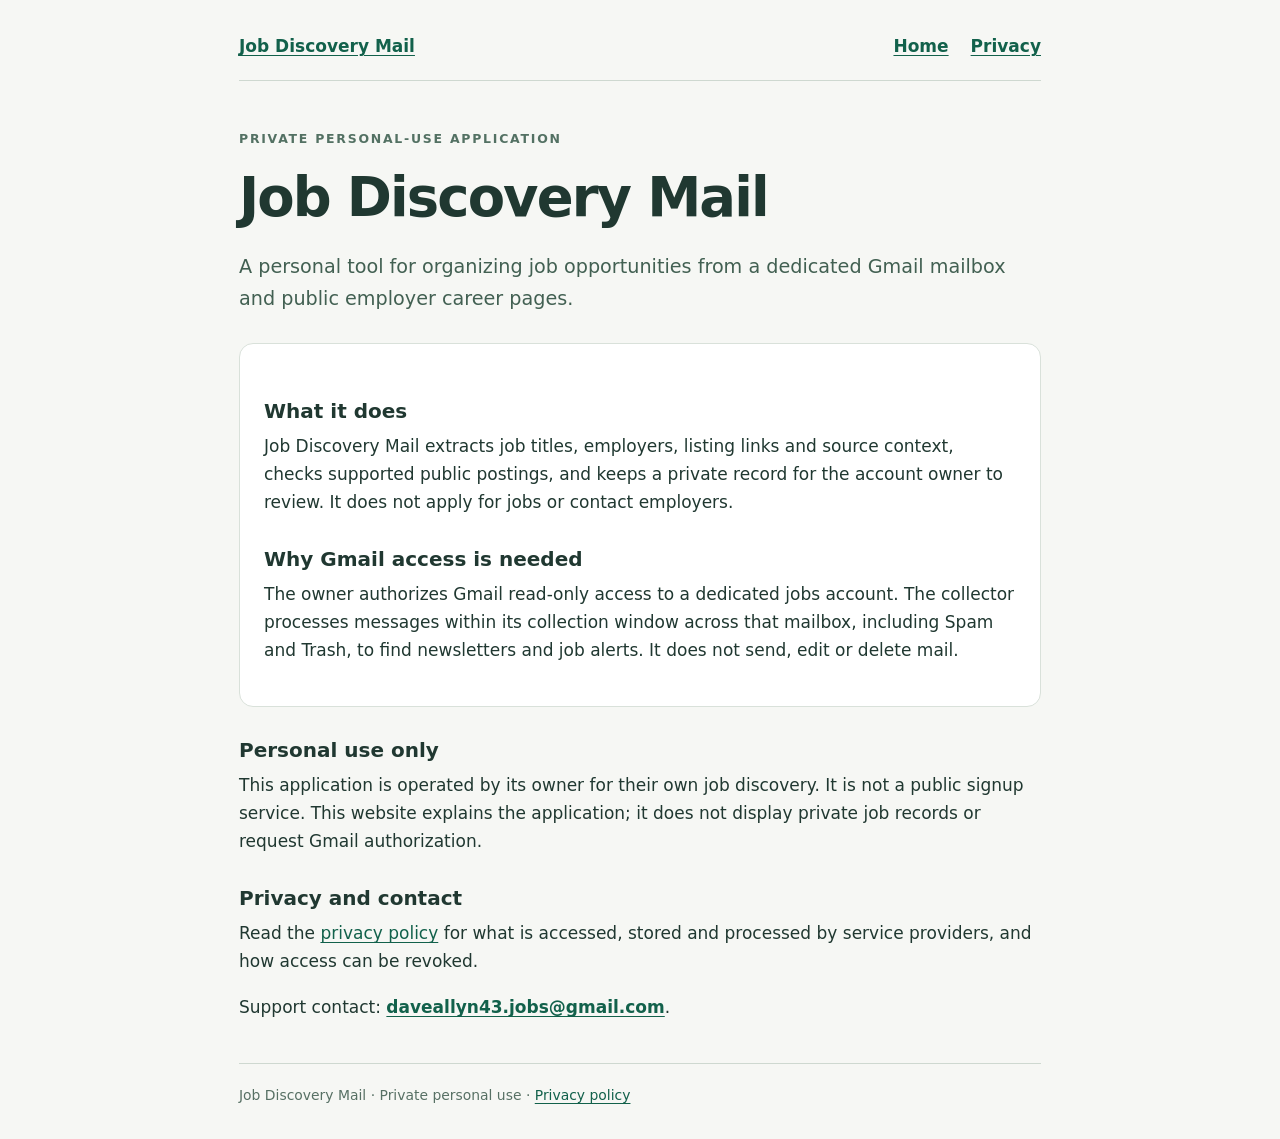
<file: index.html>
<!doctype html>
<html lang="en"><head><meta charset="utf-8"><meta name="viewport" content="width=device-width,initial-scale=1"><meta name="robots" content="noindex,nofollow"><meta name="description" content="Job Discovery Mail: private personal job discovery and data practices."><title>Home | Job Discovery Mail</title><link rel="stylesheet" href="styles.css"></head><body><a class="skip" href="#main">Skip to content</a><div class="wrap"><header><a href="index.html">Job Discovery Mail</a><nav aria-label="Main navigation"><a href="index.html">Home</a><a href="privacy.html">Privacy</a></nav></header><main id="main"><p class="eyebrow">Private personal-use application</p><h1>Job Discovery Mail</h1><p class="lead">A personal tool for organizing job opportunities from a dedicated Gmail mailbox and public employer career pages.</p><div class="card"><h2>What it does</h2><p>Job Discovery Mail extracts job titles, employers, listing links and source context, checks supported public postings, and keeps a private record for the account owner to review. It does not apply for jobs or contact employers.</p><h2>Why Gmail access is needed</h2><p>The owner authorizes Gmail read-only access to a dedicated jobs account. The collector processes messages within its collection window across that mailbox, including Spam and Trash, to find newsletters and job alerts. It does not send, edit or delete mail.</p></div><h2>Personal use only</h2><p>This application is operated by its owner for their own job discovery. It is not a public signup service. This website explains the application; it does not display private job records or request Gmail authorization.</p><h2>Privacy and contact</h2><p>Read the <a href="privacy.html">privacy policy</a> for what is accessed, stored and processed by service providers, and how access can be revoked.</p><p>Support contact: <strong><a href="mailto:daveallyn43.jobs@gmail.com">daveallyn43.jobs@gmail.com</a></strong>.</p></main><footer>Job Discovery Mail · Private personal use · <a href="privacy.html">Privacy policy</a></footer></div></body></html>
</file>
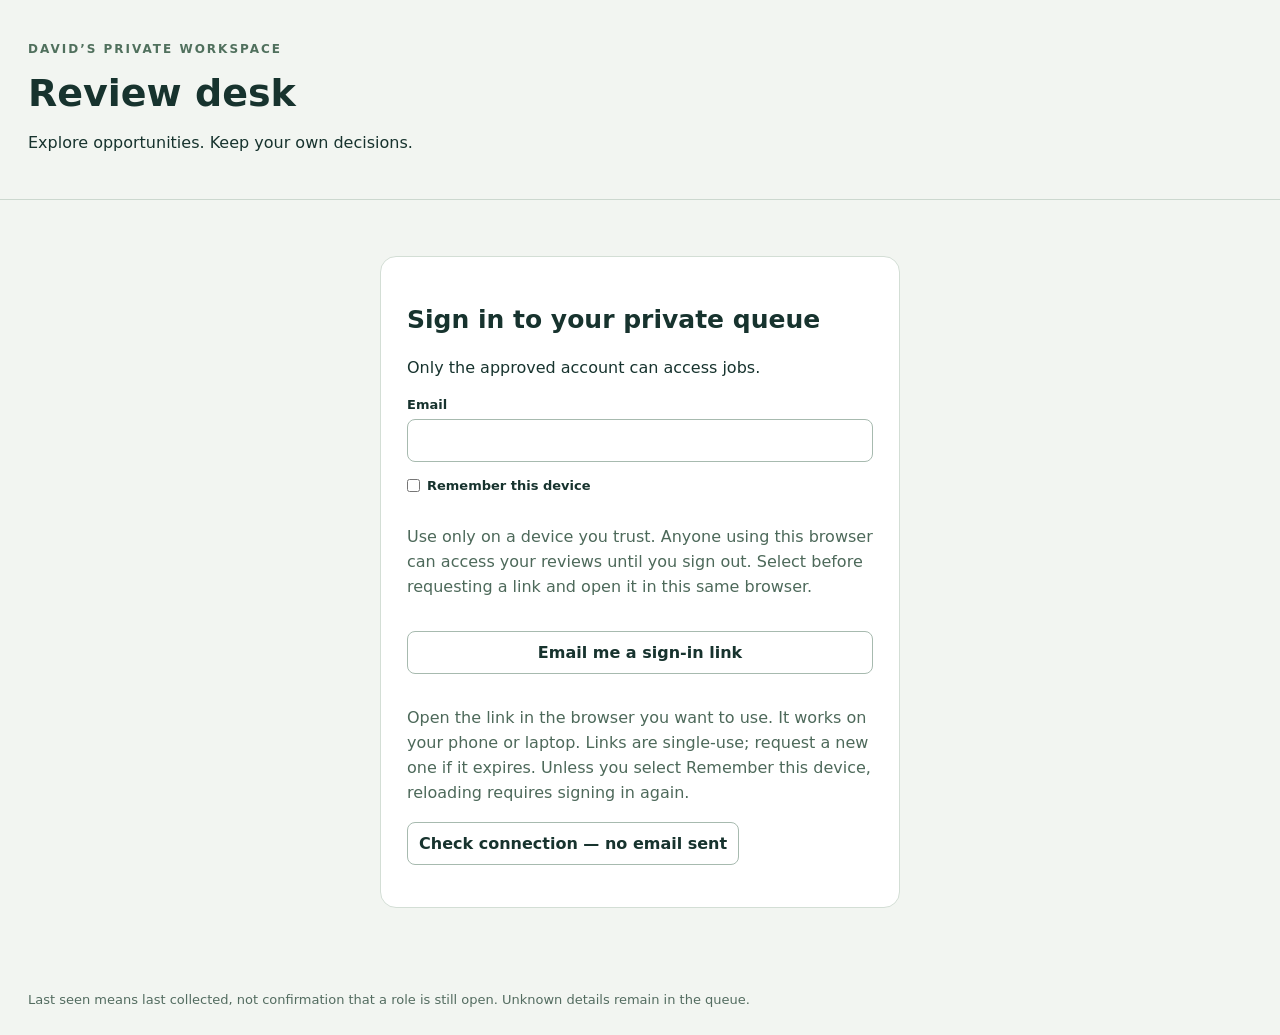
<file: review/index.html>
<!doctype html><html lang="en"><head><meta charset="utf-8"><meta name="referrer" content="no-referrer"><meta name="robots" content="noindex,nofollow"><meta http-equiv="Content-Security-Policy" content="default-src 'self'; script-src 'self'; style-src 'self'; connect-src 'self' https://glhxpsuuxawejfvolspt.supabase.co; img-src 'none'; object-src 'none'; base-uri 'none'; form-action 'none'"><meta name="viewport" content="width=device-width,initial-scale=1"><title>Private review desk</title><link rel="stylesheet" href="./styles.css?v=20261023-research1"><script type="module" src="./app.js?v=20261023-paylocity1"></script></head><body><header><div><p class="eyebrow">DAVID’S PRIVATE WORKSPACE</p><h1>Review desk</h1><p>Explore opportunities. Keep your own decisions.</p></div><button id="logout" hidden>Sign out</button></header><main><p id="banner" class="notice" hidden></p><section id="login" class="card"><h2>Sign in to your private queue</h2><p id="loginIntro">Only the approved account can access jobs.</p><form id="loginForm"><label>Email<input id="email" type="email" autocomplete="email" required></label><label class="remember"><input id="remember" type="checkbox"> Remember this device</label><p class="meta">Use only on a device you trust. Anyone using this browser can access your reviews until you sign out. Select before requesting a link and open it in this same browser.</p><button id="sendCode" type="submit">Email me a sign-in link</button><p class="meta">Open the link in the browser you want to use. It works on your phone or laptop. Links are single-use; request a new one if it expires. Unless you select Remember this device, reloading requires signing in again.</p></form><button id="checkConnection" type="button">Check connection — no email sent</button><p id="connectionStatus" role="status"></p><button id="demoLogin" hidden>Open synthetic demo</button><p id="loginStatus" role="status"></p></section><section id="workspace" hidden><nav class="viewNav" aria-label="Workspace views"><button id="showJobs" type="button" aria-pressed="true" aria-controls="jobView">Jobs</button><button id="showCompanies" type="button" aria-pressed="false" aria-controls="companyView">Companies</button></nav><section id="companyView" aria-label="Company monitoring directory" hidden><h2>Companies</h2><p>Follow employers directly. A discovered company, an enabled monitor, and a successful check are different things.</p><button id="refreshCompanies" type="button">Refresh companies</button><p id="companyStatus" role="status">Open Companies to load the directory.</p><div id="companyList" class="companyGrid"></div><section class="card companyRequest"><h3>Request a company</h3><p>Add a company and where you found it. This records a request for verification; it does not enable daily collection.</p><form id="companyRequestForm"><label>Company name<input id="companyName" required maxlength="200" autocomplete="off"></label><label>Company or discovery link<input id="companySource" type="url" required maxlength="2000" placeholder="https://…" autocomplete="off"></label><button id="requestCompanySubmit" type="submit" disabled>Save company request</button></form><p id="companyRequestStatus" role="status"></p><h3>Request history</h3><ul id="companyRequests"></ul></section></section><section id="jobView" aria-label="Jobs"><p id="companyFilterStatus" tabindex="-1">All companies, including unlinked email and newsletter leads.</p><button id="clearCompanyFilter" type="button" hidden>Show all companies</button><div class="toolbar"><label class="search">Search jobs<input id="search" type="search" placeholder="Title, company, location or description"></label><label>Work mode<select id="mode"><option value="">All modes</option><option>remote</option><option>hybrid</option><option>onsite</option><option>unknown</option></select></label><label>Your decision<select id="state"><option value="">All decisions</option><option value="unreviewed">Unreviewed</option><option value="interested">Interested</option><option value="maybe">Maybe</option><option value="not_interested">Pass</option><option value="applied">Applied</option></select></label><label>Description<select id="coverage"><option value="">All coverage</option><option value="retrieved">Full description</option><option value="incomplete">Partial or unavailable</option></select></label><label>Discovered via<select id="source"><option value="">All sources</option><option value="email">Email / newsletter</option><option value="employer">Employer feed</option><option value="manual">Manual</option><option value="other">Other source</option><option value="unknown">Unknown</option></select></label><button id="clear">Clear filters</button><button id="refresh">Refresh</button></div><p id="loadStatus" role="status"></p><div class="layout"><nav id="jobs" aria-label="Job results"></nav><article id="detail" class="card" tabindex="0" aria-label="Selected job details"><h2>Select a job</h2><p>Your decisions are saved separately from collected job data.</p></article></div></section></section></main><footer>Last seen means last collected, not confirmation that a role is still open. Unknown details remain in the queue.</footer></body></html>
</file>
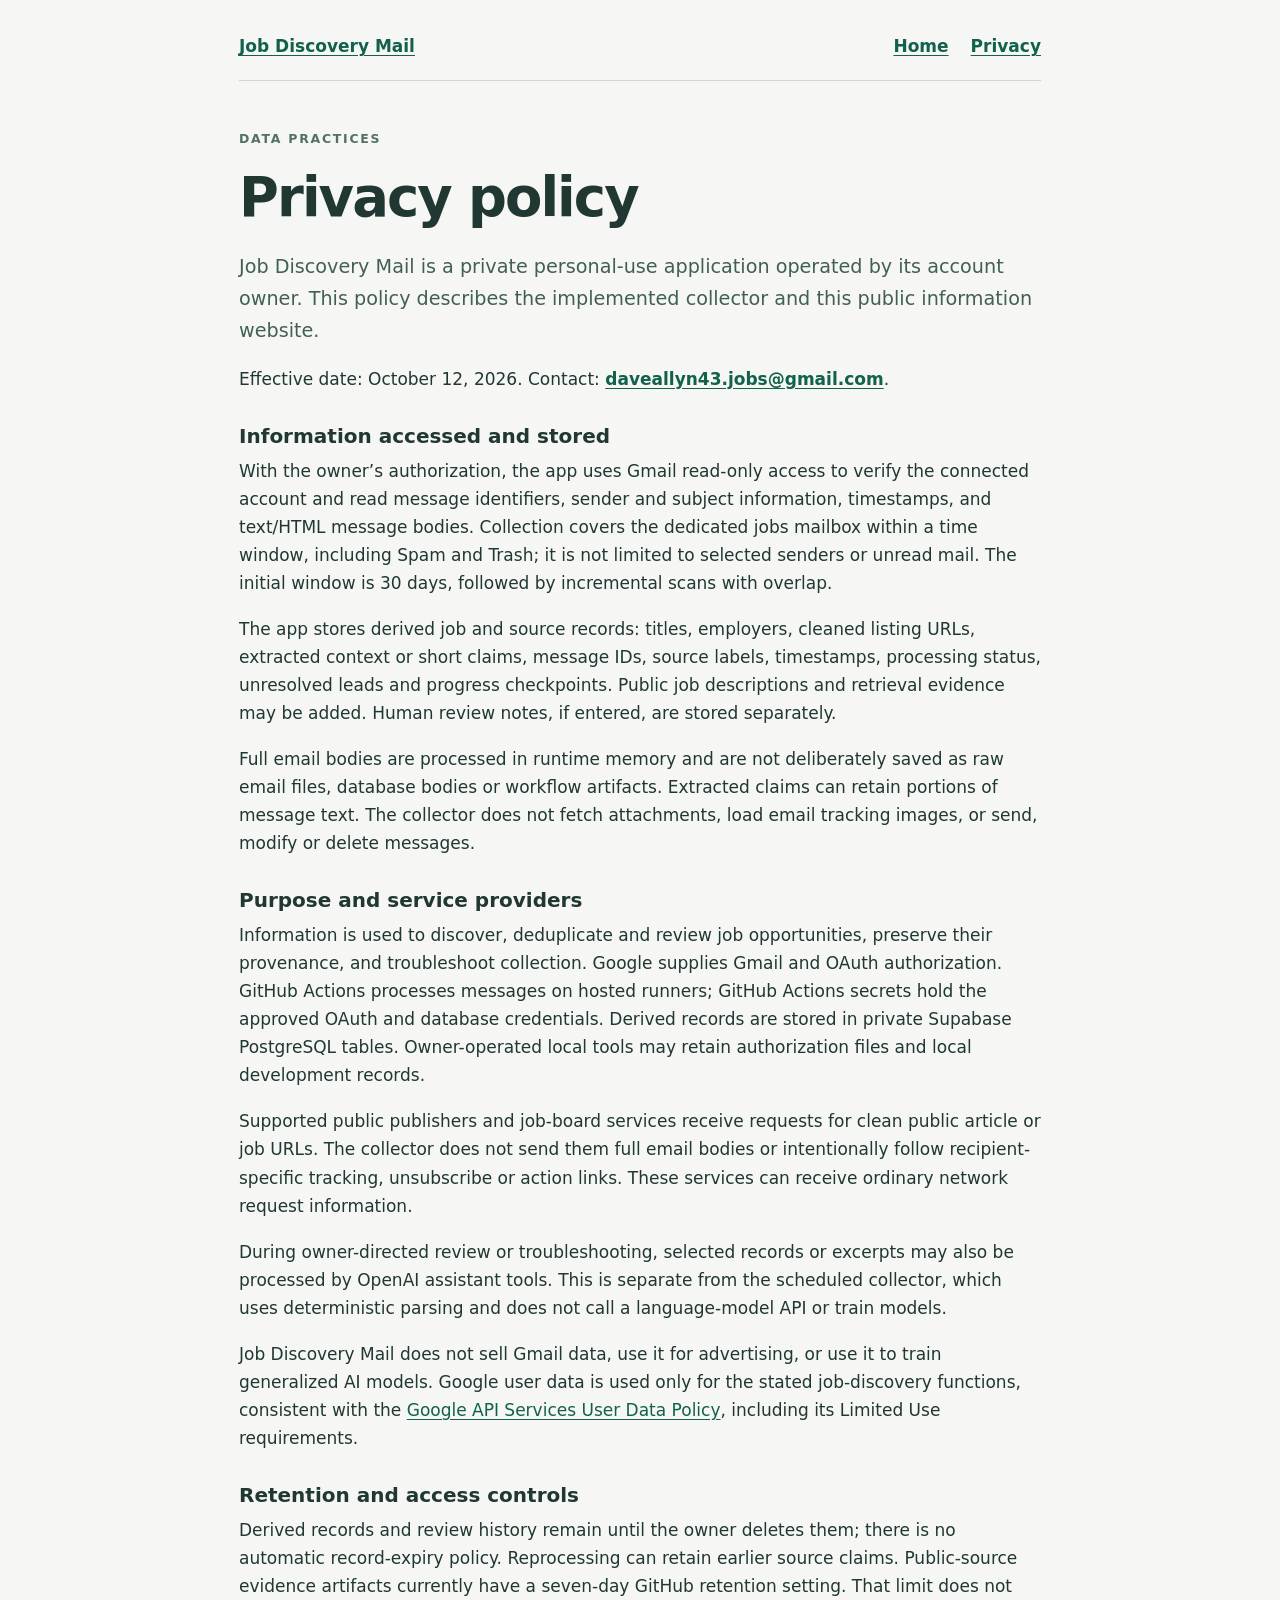
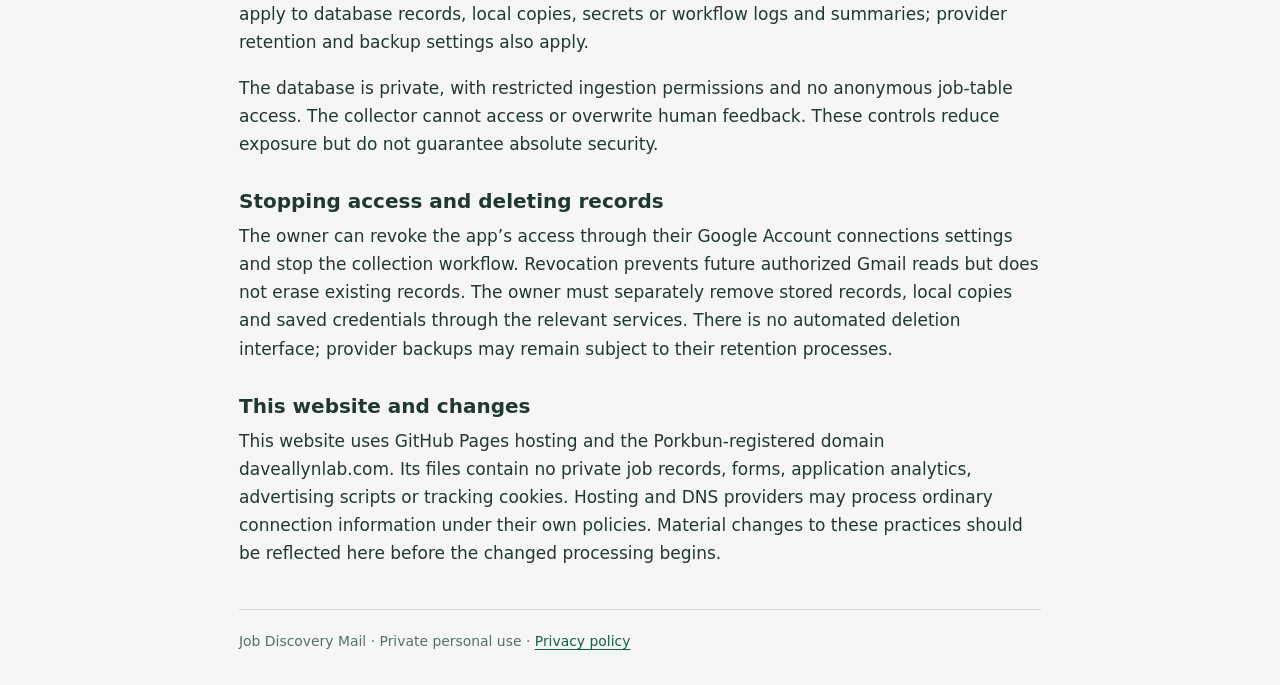
<file: privacy.html>
<!doctype html>
<html lang="en"><head><meta charset="utf-8"><meta name="viewport" content="width=device-width,initial-scale=1"><meta name="robots" content="noindex,nofollow"><meta name="description" content="Job Discovery Mail: private personal job discovery and data practices."><title>Privacy | Job Discovery Mail</title><link rel="stylesheet" href="styles.css"></head><body><a class="skip" href="#main">Skip to content</a><div class="wrap"><header><a href="index.html">Job Discovery Mail</a><nav aria-label="Main navigation"><a href="index.html">Home</a><a href="privacy.html">Privacy</a></nav></header><main id="main"><p class="eyebrow">Data practices</p><h1>Privacy policy</h1><p class="lead">Job Discovery Mail is a private personal-use application operated by its account owner. This policy describes the implemented collector and this public information website.</p><p>Effective date: October 12, 2026. Contact: <strong><a href="mailto:daveallyn43.jobs@gmail.com">daveallyn43.jobs@gmail.com</a></strong>.</p><h2>Information accessed and stored</h2><p>With the owner’s authorization, the app uses Gmail read-only access to verify the connected account and read message identifiers, sender and subject information, timestamps, and text/HTML message bodies. Collection covers the dedicated jobs mailbox within a time window, including Spam and Trash; it is not limited to selected senders or unread mail. The initial window is 30 days, followed by incremental scans with overlap.</p><p>The app stores derived job and source records: titles, employers, cleaned listing URLs, extracted context or short claims, message IDs, source labels, timestamps, processing status, unresolved leads and progress checkpoints. Public job descriptions and retrieval evidence may be added. Human review notes, if entered, are stored separately.</p><p>Full email bodies are processed in runtime memory and are not deliberately saved as raw email files, database bodies or workflow artifacts. Extracted claims can retain portions of message text. The collector does not fetch attachments, load email tracking images, or send, modify or delete messages.</p><h2>Purpose and service providers</h2><p>Information is used to discover, deduplicate and review job opportunities, preserve their provenance, and troubleshoot collection. Google supplies Gmail and OAuth authorization. GitHub Actions processes messages on hosted runners; GitHub Actions secrets hold the approved OAuth and database credentials. Derived records are stored in private Supabase PostgreSQL tables. Owner-operated local tools may retain authorization files and local development records.</p><p>Supported public publishers and job-board services receive requests for clean public article or job URLs. The collector does not send them full email bodies or intentionally follow recipient-specific tracking, unsubscribe or action links. These services can receive ordinary network request information.</p><p>During owner-directed review or troubleshooting, selected records or excerpts may also be processed by OpenAI assistant tools. This is separate from the scheduled collector, which uses deterministic parsing and does not call a language-model API or train models.</p><p>Job Discovery Mail does not sell Gmail data, use it for advertising, or use it to train generalized AI models. Google user data is used only for the stated job-discovery functions, consistent with the <a href="https://developers.google.com/terms/api-services-user-data-policy">Google API Services User Data Policy</a>, including its Limited Use requirements.</p><h2>Retention and access controls</h2><p>Derived records and review history remain until the owner deletes them; there is no automatic record-expiry policy. Reprocessing can retain earlier source claims. Public-source evidence artifacts currently have a seven-day GitHub retention setting. That limit does not apply to database records, local copies, secrets or workflow logs and summaries; provider retention and backup settings also apply.</p><p>The database is private, with restricted ingestion permissions and no anonymous job-table access. The collector cannot access or overwrite human feedback. These controls reduce exposure but do not guarantee absolute security.</p><h2>Stopping access and deleting records</h2><p>The owner can revoke the app’s access through their Google Account connections settings and stop the collection workflow. Revocation prevents future authorized Gmail reads but does not erase existing records. The owner must separately remove stored records, local copies and saved credentials through the relevant services. There is no automated deletion interface; provider backups may remain subject to their retention processes.</p><h2>This website and changes</h2><p>This website uses GitHub Pages hosting and the Porkbun-registered domain daveallynlab.com. Its files contain no private job records, forms, application analytics, advertising scripts or tracking cookies. Hosting and DNS providers may process ordinary connection information under their own policies. Material changes to these practices should be reflected here before the changed processing begins.</p></main><footer>Job Discovery Mail · Private personal use · <a href="privacy.html">Privacy policy</a></footer></div></body></html>
</file>
<file: styles.css>
*{box-sizing:border-box}body{margin:0;background:#f6f7f4;color:#203831;font:17px/1.65 system-ui,-apple-system,BlinkMacSystemFont,"Segoe UI",sans-serif}a{color:#12614b;text-underline-offset:.2em}a:focus-visible{outline:3px solid #b56b1a;outline-offset:4px}.wrap{max-width:850px;margin:auto;padding:32px 24px}header{display:flex;justify-content:space-between;gap:20px;align-items:center;border-bottom:1px solid #ced8d0;padding-bottom:20px}header a{font-weight:650}nav{display:flex;gap:22px}.draft{background:#fff2d8;color:#684811;padding:12px 16px;border-radius:8px;font-size:.88rem;margin:28px 0}.eyebrow{text-transform:uppercase;letter-spacing:.14em;font-size:.78rem;font-weight:700;color:#537163;margin-top:48px}h1{font-size:clamp(2.2rem,6vw,3.4rem);line-height:1.1;letter-spacing:-.035em;margin:14px 0 24px}h2{font-size:1.25rem;margin:30px 0 8px;line-height:1.3}p{margin:0 0 18px}.lead{font-size:1.2rem;color:#426052}.card{background:white;border:1px solid #d9e1da;border-radius:14px;padding:24px;margin:28px 0}footer{border-top:1px solid #ced8d0;margin-top:42px;padding-top:20px;font-size:.87rem;color:#577064}.skip{position:absolute;left:-9999px}.skip:focus{left:20px;top:10px;background:white;padding:8px}@media(max-width:520px){.wrap{padding:24px 18px}header{align-items:flex-start;flex-direction:column;gap:10px}.card{padding:18px}nav{gap:18px}}
</file>
<file: review/styles.css>
:root{font-family:system-ui,-apple-system,sans-serif;color:#17332e;background:#f2f5f1;font-size:16px}*{box-sizing:border-box}body{margin:0}header,main,footer{max-width:1320px;margin:auto;padding:28px}header{display:flex;justify-content:space-between;align-items:center;border-bottom:1px solid #ccd8cf}h1{font-size:38px;margin:4px 0}h2{font-size:25px;line-height:1.25}h3{margin-top:28px}.eyebrow{font-size:12px;letter-spacing:2px;font-weight:700;color:#50705d}p{line-height:1.55}.card{background:#fff;border:1px solid #d3ded5;border-radius:16px;padding:26px}.notice{padding:14px 18px;background:#fff0ca;border-radius:10px;color:#614715}.toolbar{display:flex;gap:12px;align-items:end;flex-wrap:wrap;padding:10px 0}label{display:flex;flex-direction:column;gap:7px;font-size:13px;font-weight:600}.search{flex:1;min-width:220px}input,select,textarea,button{font:inherit;border:1px solid #a7baaf;border-radius:8px;padding:11px;background:white;color:inherit}button{cursor:pointer;font-weight:650}button:hover{background:#e5eee7}button:focus-visible,a:focus-visible,input:focus-visible,select:focus-visible,textarea:focus-visible{outline:3px solid #dc9b26;outline-offset:2px}button:disabled{opacity:.55;cursor:wait}.layout{display:grid;grid-template-columns:350px minmax(0,1fr);gap:22px;align-items:start}#jobs{display:grid;gap:10px}#jobs button{text-align:left;padding:18px;line-height:1.5}#jobs button[aria-current=true]{border:2px solid #236246;background:#e7f0e9}#jobs small{display:block;font-weight:400}.meta{color:#4d695a}.badge{display:inline-block;background:#eaf0ea;padding:4px 10px;border-radius:30px;font-size:12px;margin-right:6px}.description{white-space:pre-wrap;line-height:1.65;overflow-wrap:anywhere}.decision{display:flex;gap:8px;flex-wrap:wrap}.decision button[aria-pressed=true],.primary{background:#195d43;color:white}.error{color:#a32028}textarea{width:100%;min-height:110px;resize:vertical;margin:8px 0}a{color:#176548;overflow-wrap:anywhere}#login{max-width:520px;margin:28px auto}#loginForm{display:grid;gap:16px}footer{font-size:13px;color:#536c60}.reviewBox{border-top:1px solid #dae2dc;margin-top:30px;padding-top:8px}#loadStatus{min-height:24px}button#save{min-width:150px}#detail{min-width:0}#detail h2{margin-top:12px}[hidden]{display:none!important}@media(max-width:800px){header,main,footer{padding:18px}.layout{grid-template-columns:1fr}h1{font-size:30px}#jobs{max-height:330px;overflow:auto}.card{padding:20px}.toolbar label{flex:1;min-width:140px}.toolbar .search{flex-basis:100%}}

input,select,textarea{font-size:16px}

label.remember{flex-direction:row;align-items:center}label.remember input{margin:0}

/* Bound the two desktop panes so a long result list cannot push details away. */
@media (min-width:801px) {
  .layout { height:70vh; height:70dvh; min-height:320px; align-items:stretch; }
  #jobs, #detail { min-height:0; overflow:auto; scrollbar-gutter:stable; }
  #jobs { align-content:start; padding:4px; }
}
#detail:focus-visible { outline:3px solid #dc9b26; outline-offset:2px; }
@media (max-width:800px) {
  #jobs { max-height:min(330px,40dvh); padding:4px; }
}

.viewNav{display:flex;gap:10px;margin-bottom:20px}.viewNav button[aria-pressed=true]{background:#195d43;color:#fff}.companyGrid{display:grid;grid-template-columns:repeat(auto-fit,minmax(min(100%,310px),1fr));gap:18px}.companyCard h3{margin-top:0}.companyCard p{white-space:pre-line}.companyRequest{margin-top:24px}.companyRequest form{display:flex;gap:12px;align-items:end;flex-wrap:wrap}.companyRequest label{flex:1;min-width:min(100%,220px)}.companyRequest li{margin:14px 0;overflow-wrap:anywhere}#companyFilterStatus:focus{outline:3px solid #dc9b26;outline-offset:2px}
</file>
